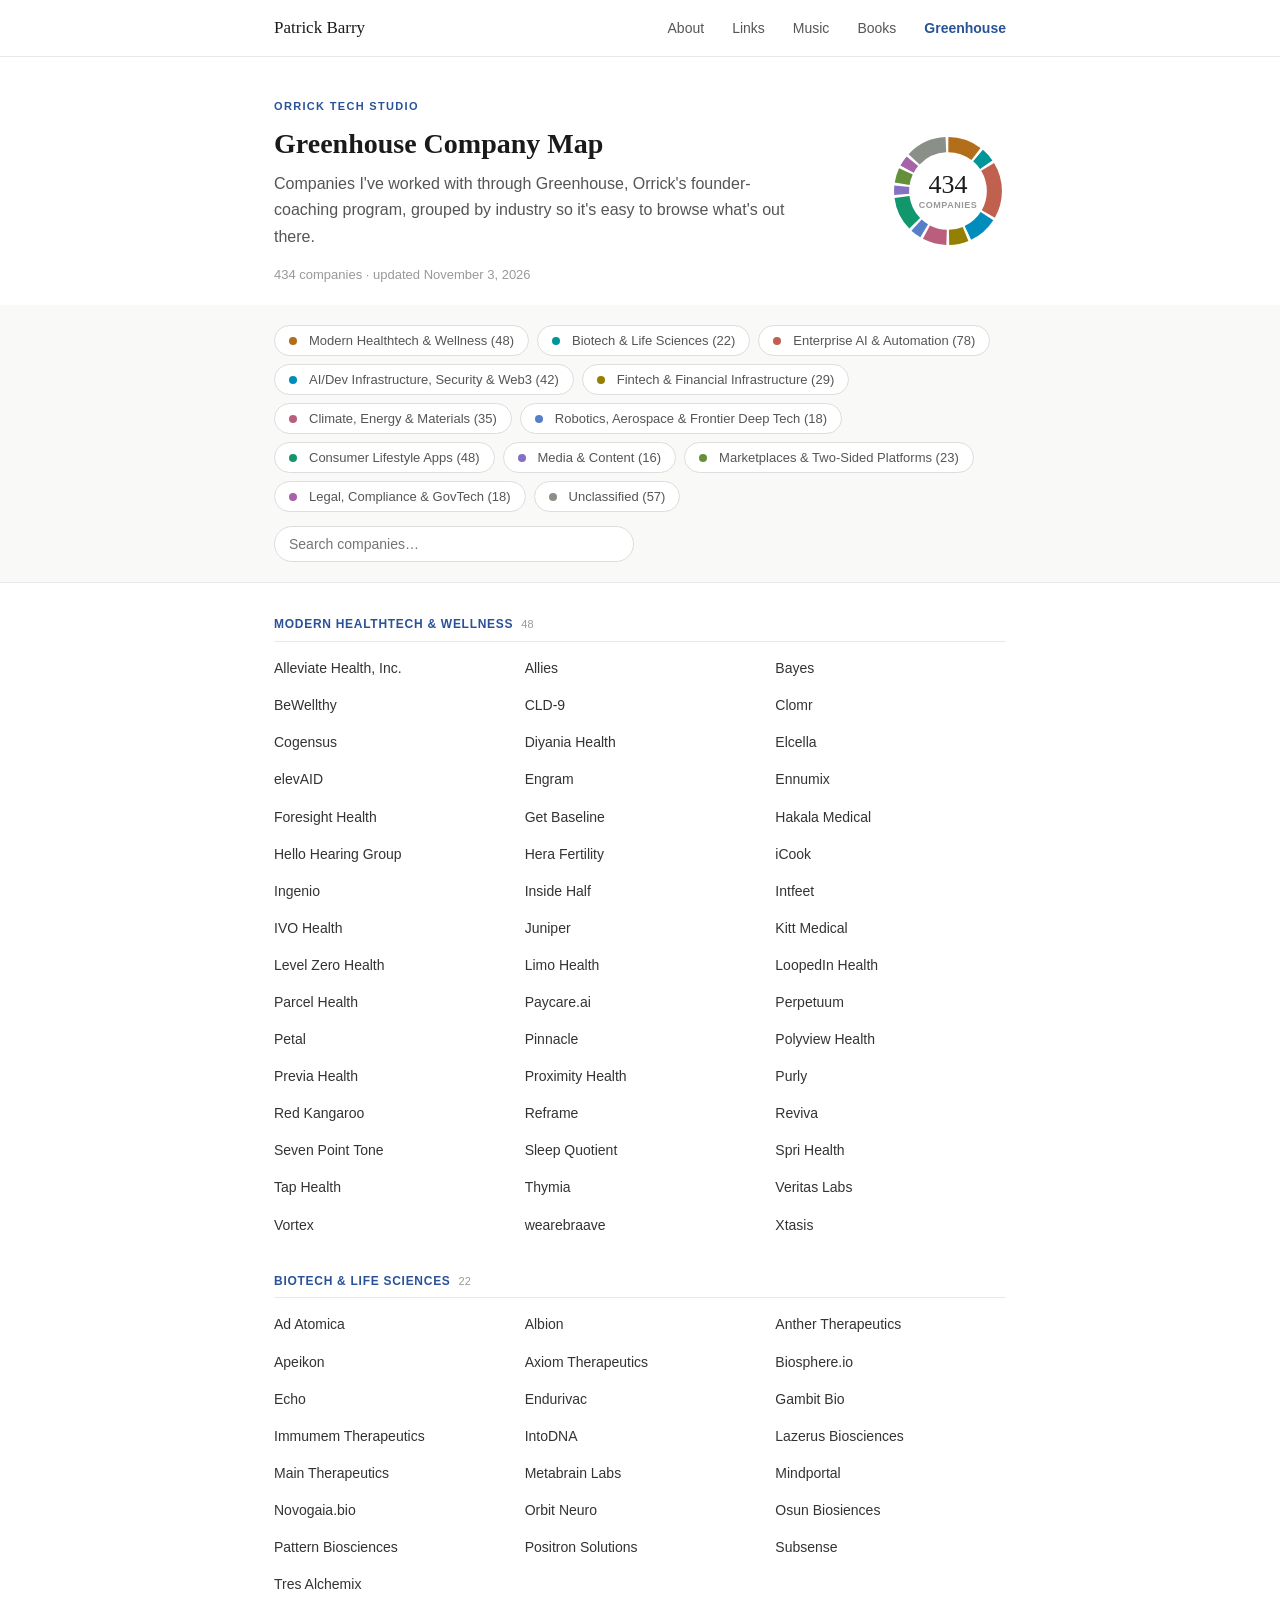
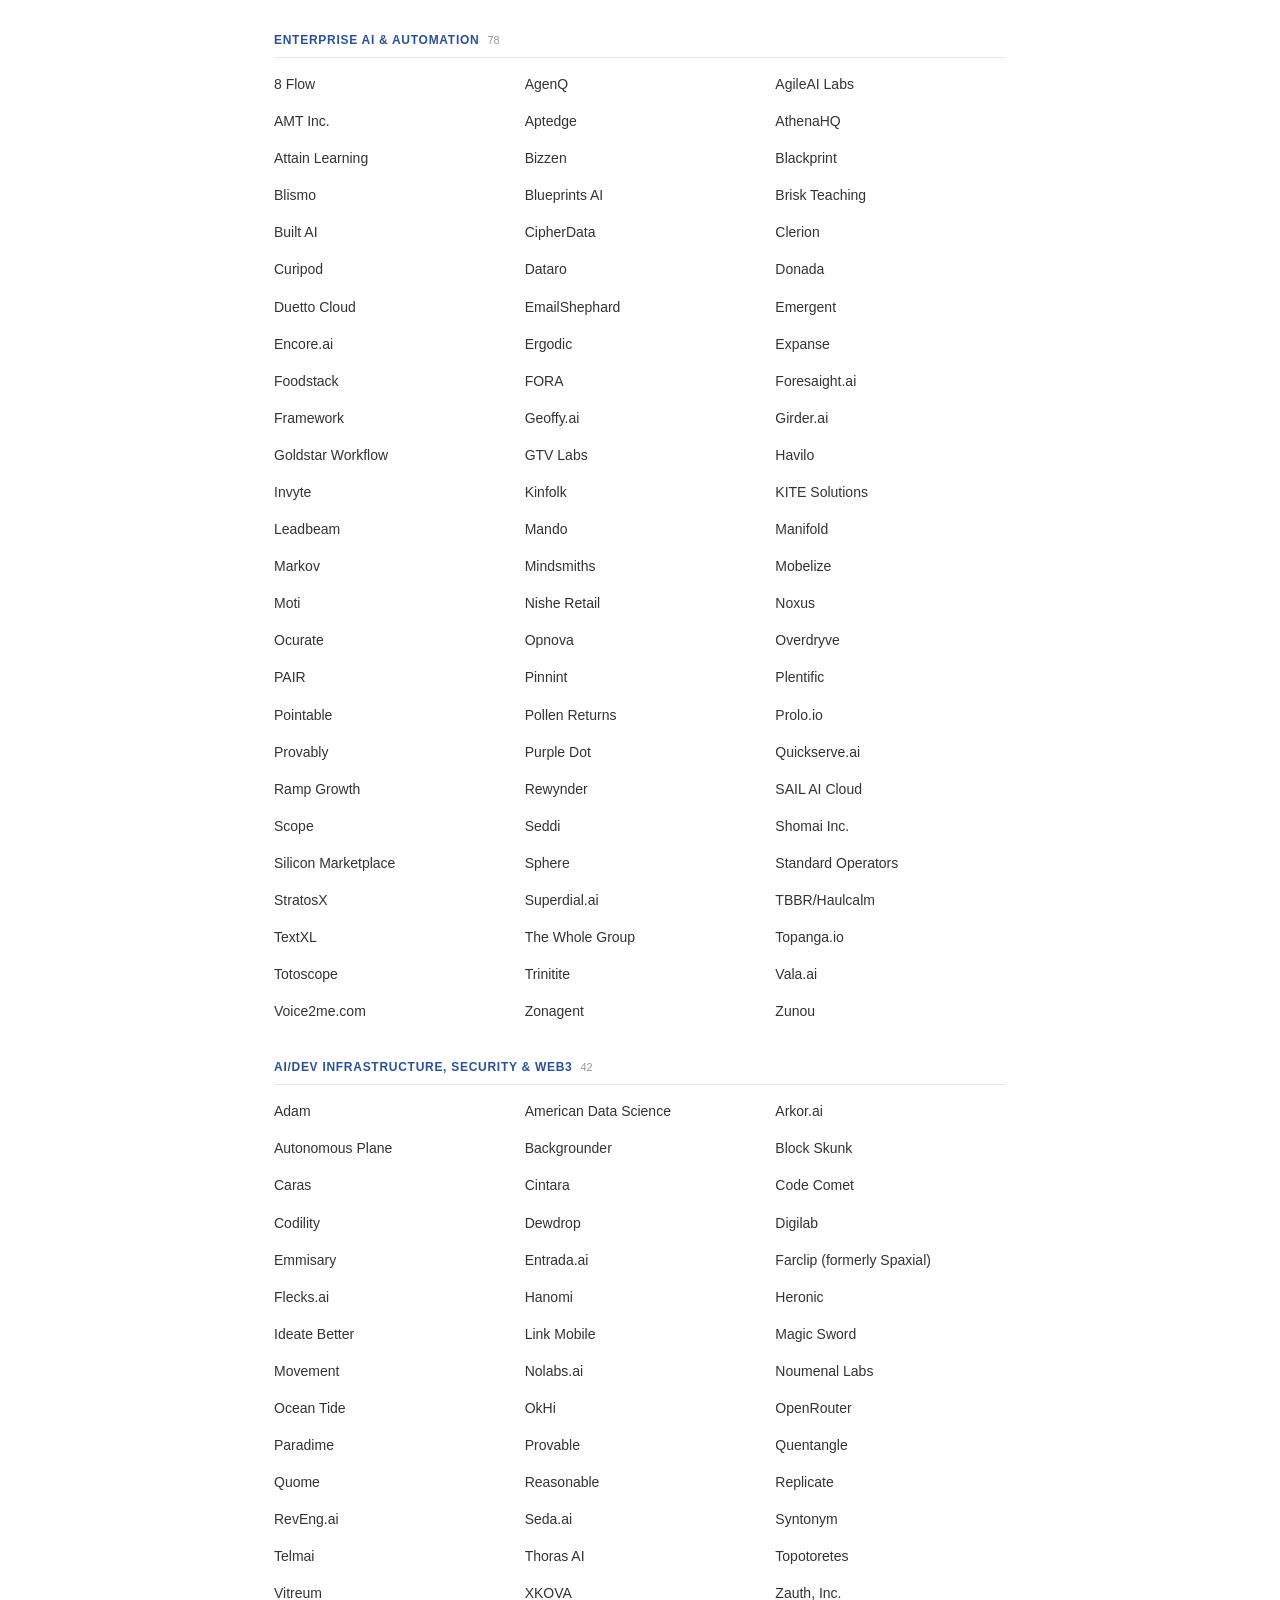
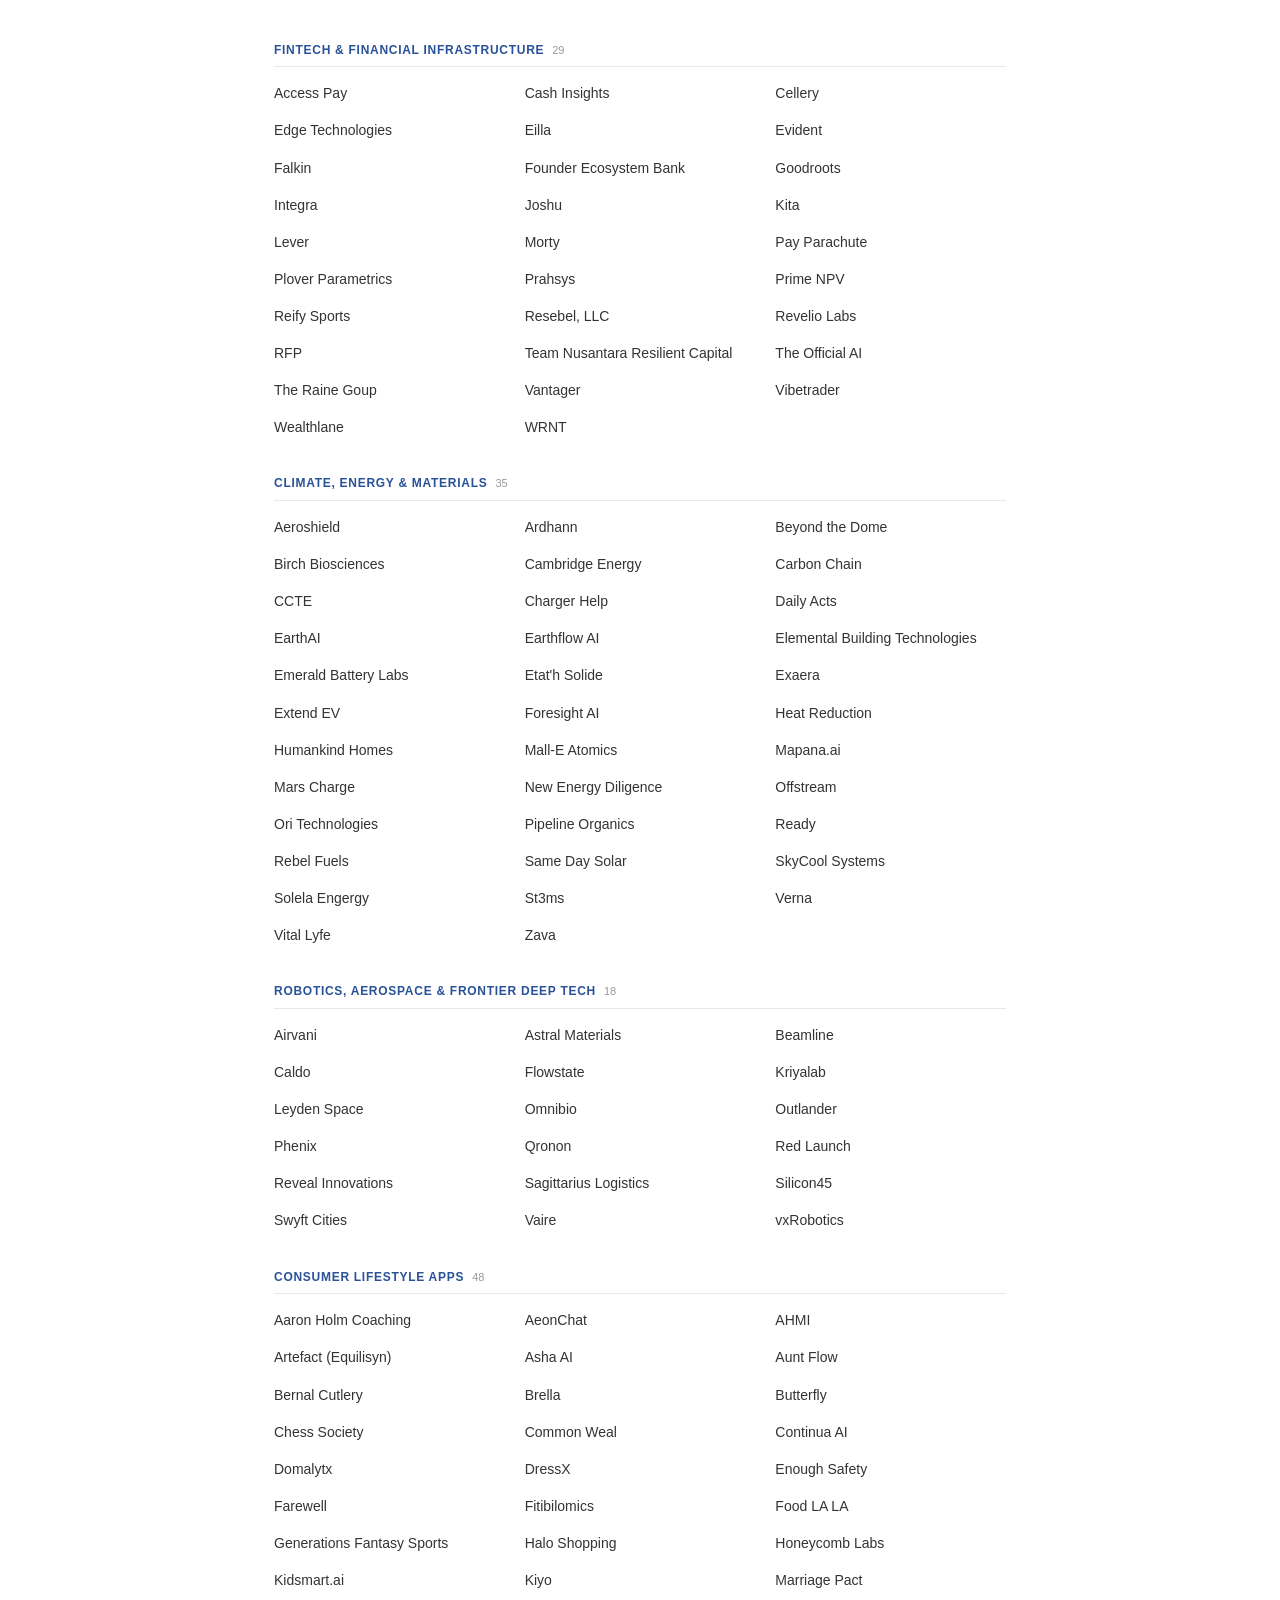
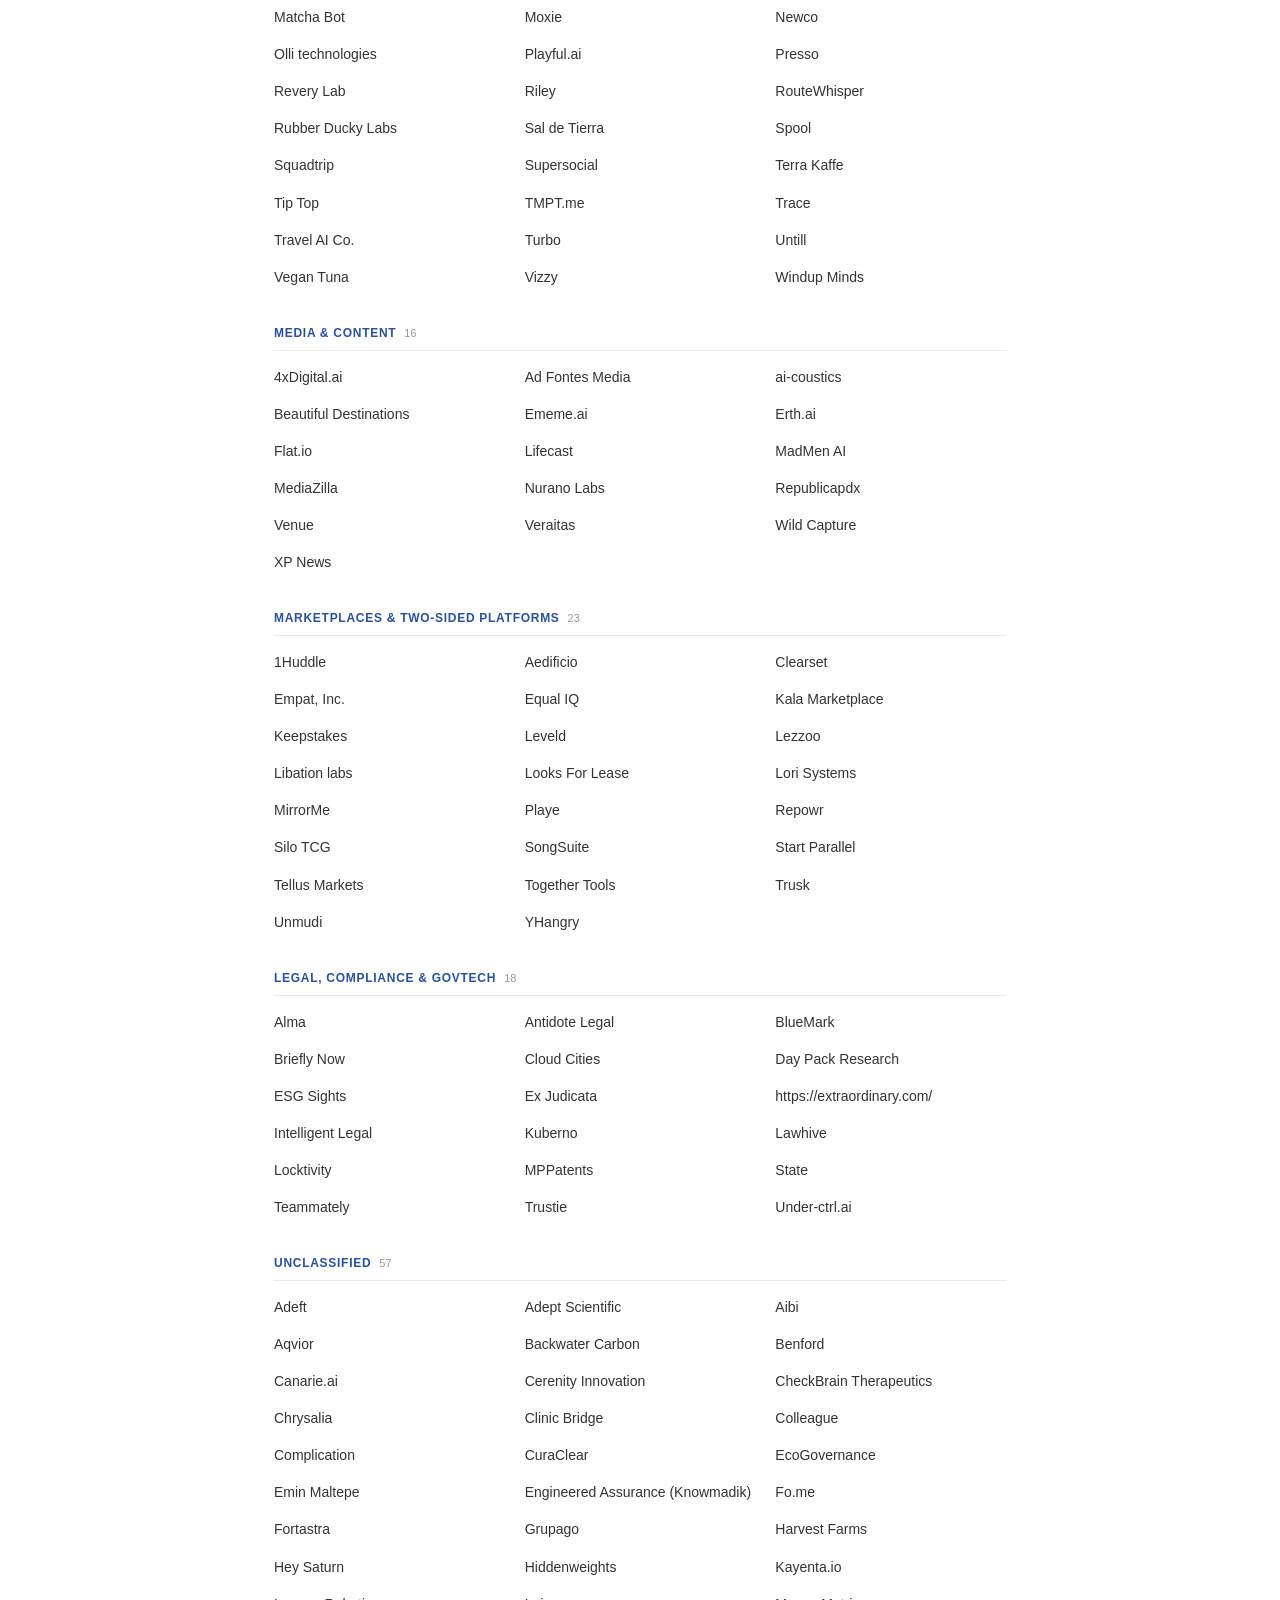
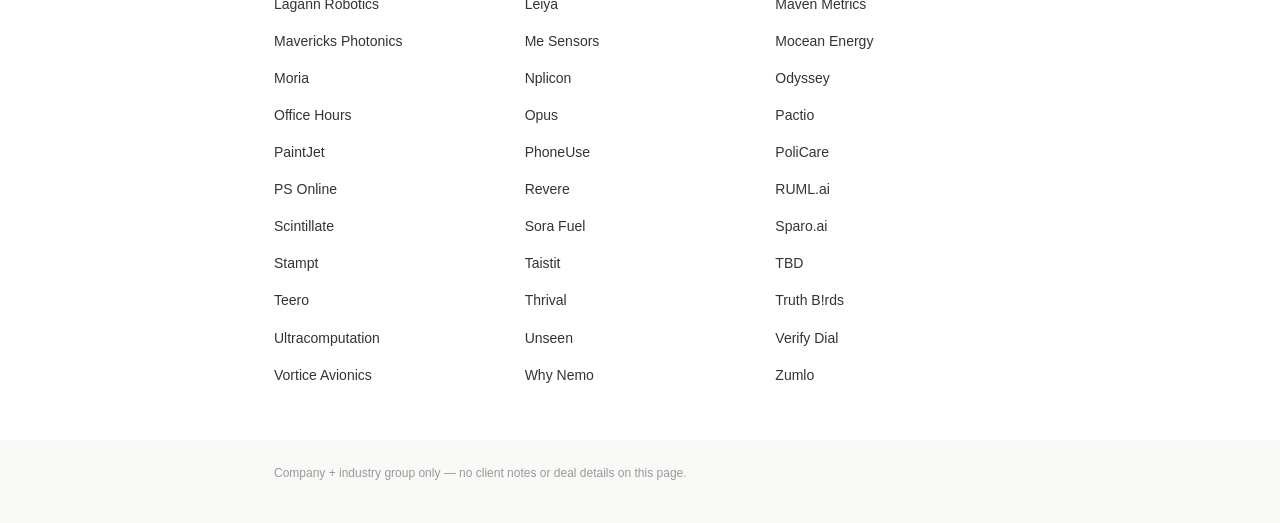
<file: greenhouse.html>
<!DOCTYPE html>
<html lang="en">
<head>
  <meta charset="UTF-8" />
  <meta name="viewport" content="width=device-width, initial-scale=1.0" />
  <meta name="description" content="Companies from Orrick's Greenhouse founder-coaching program, grouped by industry — maintained by Patrick Barry." />
  <title>Greenhouse Company Map — Patrick Barry</title>
  <link rel="icon" type="image/svg+xml" href="favicon.svg" />
  <link rel="stylesheet" href="css/styles.css" />
  <link rel="stylesheet" href="css/greenhouse.css" />
</head>
<body>

  <!-- ─── Navigation ──────────────────────────────────────────────────────── -->
  <nav class="site-nav">
    <div class="nav-inner">
      <a href="index.html#hero" class="nav-name">Patrick Barry</a>
      <ul class="nav-links">
        <li><a href="index.html#about">About</a></li>
        <li><a href="index.html#content-links">Links</a></li>
        <li><a href="index.html#content-music">Music</a></li>
        <li><a href="index.html#content-books">Books</a></li>
        <li><a href="greenhouse.html" class="nav-active">Greenhouse</a></li>
      </ul>
    </div>
  </nav>

  <!-- ─── Header ──────────────────────────────────────────────────────────── -->
  <section id="gh-hero">
    <div class="container gh-hero-inner">
      <div class="gh-hero-text">
        <p class="section-label">Orrick Tech Studio</p>
        <h1 class="section-title gh-title">Greenhouse Company Map</h1>
        <p class="gh-lede">
          Companies I've worked with through Greenhouse, Orrick's founder-coaching program,
          grouped by industry so it's easy to browse what's out there.
        </p>
        <p class="gh-meta">
          <span id="ghCount">—</span> companies &middot; updated <span id="ghUpdated">—</span>
        </p>
      </div>
      <div class="gh-donut-wrap">
        <svg id="ghDonut" viewBox="0 0 100 100" role="img" aria-label="Companies by category"></svg>
        <div class="gh-donut-center">
          <span class="n" id="ghDonutCount">—</span>
          <span class="cap">Companies</span>
        </div>
      </div>
    </div>
    <div class="gh-tip" id="ghTip"></div>
  </section>

  <!-- ─── Filters ─────────────────────────────────────────────────────────── -->
  <section id="gh-filters">
    <div class="container">
      <div class="gh-pills" id="ghPills"></div>
      <input type="text" id="ghSearch" class="gh-search" placeholder="Search companies…" autocomplete="off" />
    </div>
  </section>

  <!-- ─── List ────────────────────────────────────────────────────────────── -->
  <section id="gh-list-section">
    <div class="container">
      <div id="ghList" class="gh-list"></div>
      <p id="ghEmpty" class="gh-empty" hidden>No companies match.</p>
    </div>
  </section>

  <footer class="gh-footer">
    <div class="container">
      <p>Company + industry group only — no client notes or deal details on this page.</p>
    </div>
  </footer>

  <script src="js/greenhouse.js"></script>
</body>
</html>
</file>
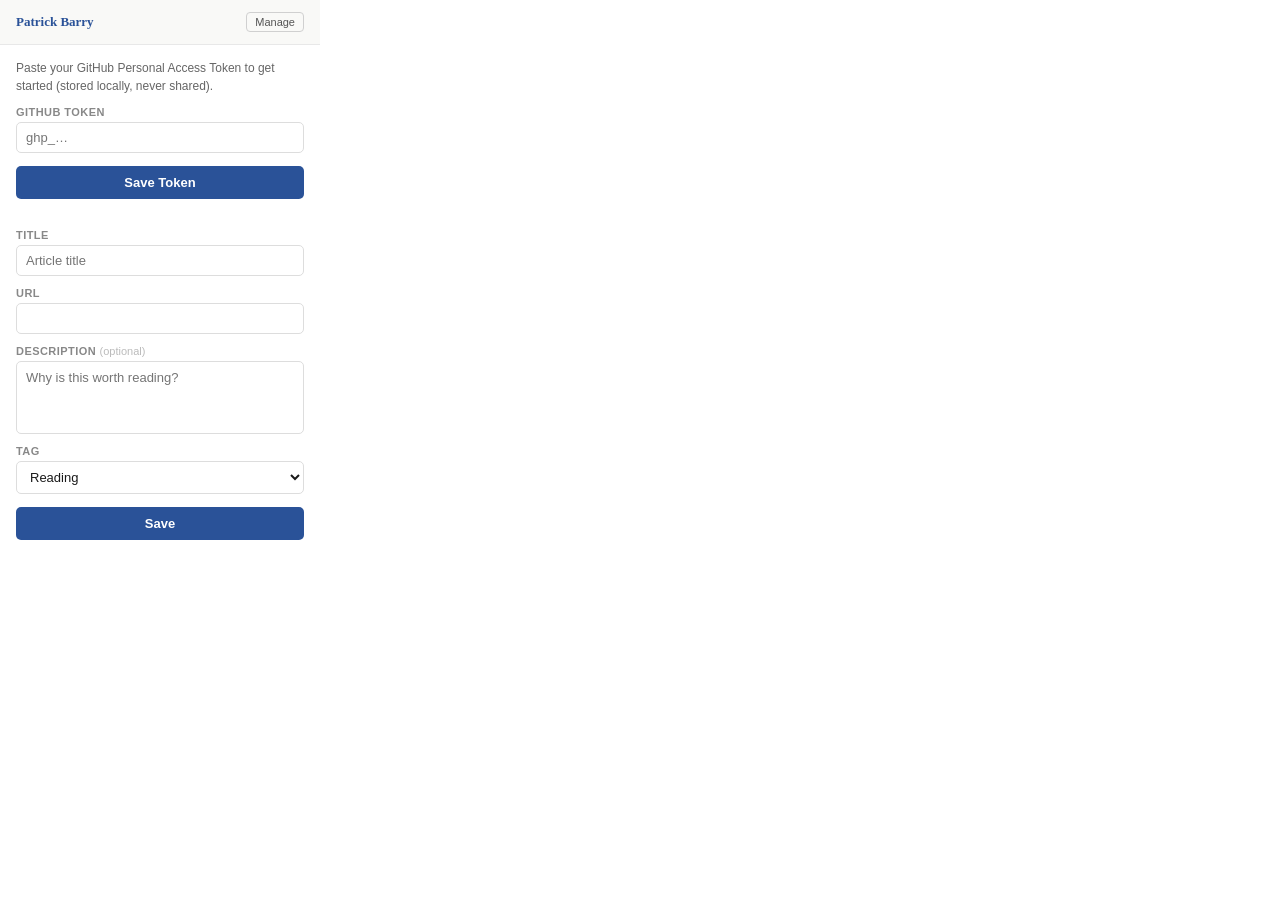
<file: chrome-extension/popup.html>
<!DOCTYPE html>
<html lang="en">
<head>
  <meta charset="UTF-8">
  <meta name="viewport" content="width=device-width, initial-scale=1">
  <title>Save Link</title>
  <link rel="stylesheet" href="popup.css">
</head>
<body>
  <div class="header">
    <span class="logo">Patrick Barry</span>
    <div class="header-actions">
      <button class="header-btn" id="manageBtn" title="Manage saved links">Manage</button>
    </div>
  </div>

  <!-- First-run setup: enter GitHub token once -->
  <div class="setup" id="setup" hidden>
    <p class="setup-text">Paste your GitHub Personal Access Token to get started (stored locally, never shared).</p>
    <div class="field">
      <label for="tokenInput">GitHub Token</label>
      <input type="password" id="tokenInput" placeholder="ghp_…">
    </div>
    <button class="save-btn" id="saveTokenBtn">Save Token</button>
  </div>

  <!-- Save form -->
  <div class="form" id="form" hidden>
    <div class="field">
      <label for="title">Title</label>
      <input type="text" id="title" placeholder="Article title">
    </div>

    <div class="field">
      <label for="url">URL</label>
      <input type="text" id="url" readonly class="url-input">
    </div>

    <div class="field">
      <label for="description">Description <span class="optional">(optional)</span></label>
      <textarea id="description" placeholder="Why is this worth reading?" rows="3"></textarea>
    </div>

    <div class="field">
      <label for="tag">Tag</label>
      <select id="tag">
        <option value="reading">Reading</option>
        <option value="startup">Startup</option>
        <option value="work">Work</option>
        <option value="tools">Tools</option>
        <option value="misc">Misc</option>
      </select>
    </div>

    <button class="save-btn" id="saveBtn">Save</button>
  </div>

  <!-- Manage view -->
  <div class="manage" id="manage" hidden>
    <div class="manage-list" id="manageList">
      <p class="manage-loading">Loading…</p>
    </div>
  </div>

  <!-- Success state -->
  <div class="success" id="success" hidden>
    <div class="success-icon">✓</div>
    <div class="success-text">Saved!</div>
    <div class="success-sub">Your site will update in ~30 seconds.</div>
  </div>

  <!-- Error (shared) -->
  <div class="error" id="error" hidden></div>

  <script src="popup.js"></script>
</body>
</html>
</file>
<file: css/styles.css>
/* ─── Reset & Base ─────────────────────────────────────────────────────────── */

*, *::before, *::after {
  box-sizing: border-box;
  margin: 0;
  padding: 0;
}

html {
  scroll-behavior: smooth;
}

body {
  font-family: -apple-system, BlinkMacSystemFont, 'Segoe UI', Helvetica, Arial, sans-serif;
  font-size: 16px;
  line-height: 1.65;
  color: #555;
  background: #ffffff;
  -webkit-font-smoothing: antialiased;
}

a {
  color: #2a5298;
  text-decoration: none;
}

a:hover {
  text-decoration: underline;
}

img {
  display: block;
  max-width: 100%;
}

/* ─── Typography ────────────────────────────────────────────────────────────── */

h1, h2, h3 {
  font-family: Georgia, 'Times New Roman', serif;
  color: #1a1a1a;
  line-height: 1.2;
}

/* ─── Layout Helpers ────────────────────────────────────────────────────────── */

.container {
  max-width: 780px;
  margin: 0 auto;
  padding: 0 24px;
}

section {
  padding: 32px 0;
}

section:nth-child(even) {
  background: #f9f9f7;
}

.section-label {
  font-size: 11px;
  font-weight: 600;
  letter-spacing: 0.12em;
  text-transform: uppercase;
  color: #2a5298;
  margin-bottom: 12px;
}

.section-title {
  font-size: 28px;
  font-family: Georgia, 'Times New Roman', serif;
  color: #1a1a1a;
  margin-bottom: 24px;
}

/* ─── Navigation ────────────────────────────────────────────────────────────── */

.site-nav {
  position: sticky;
  top: 0;
  z-index: 100;
  background: rgba(255, 255, 255, 0.95);
  backdrop-filter: blur(8px);
  -webkit-backdrop-filter: blur(8px);
  border-bottom: 1px solid #e8e8e8;
}

.nav-inner {
  max-width: 780px;
  margin: 0 auto;
  padding: 0 24px;
  height: 56px;
  display: flex;
  align-items: center;
  justify-content: space-between;
}

.nav-name {
  font-family: Georgia, 'Times New Roman', serif;
  font-size: 17px;
  color: #1a1a1a;
  font-weight: normal;
  text-decoration: none;
}

.nav-name:hover {
  text-decoration: none;
  color: #2a5298;
}

.nav-links {
  display: flex;
  gap: 28px;
  list-style: none;
}

.nav-links a {
  font-size: 14px;
  color: #555;
  text-decoration: none;
  transition: color 0.15s;
}

.nav-links a:hover {
  color: #2a5298;
  text-decoration: none;
}

/* ─── Hero ──────────────────────────────────────────────────────────────────── */

#hero {
  background: #ffffff;
  padding: 40px 0 28px;
}

.hero-inner {
  max-width: 780px;
  margin: 0 auto;
  padding: 0 24px;
  display: flex;
  align-items: center;
  gap: 48px;
}

.hero-photo {
  width: 140px;
  height: 140px;
  border-radius: 50%;
  object-fit: cover;
  object-position: top center;
  flex-shrink: 0;
  border: 3px solid #e8e8e8;
}

.hero-text h1 {
  font-size: 42px;
  font-family: Georgia, 'Times New Roman', serif;
  color: #1a1a1a;
  margin-bottom: 8px;
  font-weight: normal;
}

.hero-tagline {
  font-size: 18px;
  color: #2a5298;
  font-style: italic;
  margin-bottom: 12px;
  font-family: Georgia, 'Times New Roman', serif;
}

.hero-role {
  font-size: 15px;
  color: #777;
  margin-bottom: 20px;
}

.hero-links {
  display: flex;
  gap: 16px;
  flex-wrap: wrap;
}

.btn {
  display: inline-flex;
  align-items: center;
  gap: 6px;
  padding: 8px 18px;
  border-radius: 6px;
  font-size: 14px;
  font-weight: 500;
  text-decoration: none;
  transition: all 0.15s;
  cursor: pointer;
  border: none;
}

.btn-primary {
  background: #2a5298;
  color: #ffffff;
}

.btn-primary:hover {
  background: #1e3d72;
  text-decoration: none;
  color: #ffffff;
}

.btn-outline {
  background: transparent;
  color: #2a5298;
  border: 1px solid #2a5298;
}

.btn-outline:hover {
  background: #2a5298;
  color: #ffffff;
  text-decoration: none;
}

.btn-qr {
  background: transparent;
  color: #2a5298;
  border: 1px dashed #2a5298;
  font-family: inherit;
}

.btn-qr:hover {
  background: #2a5298;
  color: #ffffff;
  border-style: solid;
}

/* ─── QR Modal ───────────────────────────────────────────────────────────────── */

.qr-overlay {
  position: fixed;
  inset: 0;
  background: rgba(0, 0, 0, 0.55);
  display: flex;
  align-items: center;
  justify-content: center;
  z-index: 1000;
}

.qr-overlay[hidden] { display: none; }

.qr-modal {
  background: #fff;
  border-radius: 12px;
  padding: 28px 32px 24px;
  display: flex;
  flex-direction: column;
  align-items: center;
  gap: 14px;
  position: relative;
  box-shadow: 0 16px 48px rgba(0,0,0,0.22);
}

.qr-close {
  position: absolute;
  top: 10px;
  right: 14px;
  background: none;
  border: none;
  font-size: 16px;
  color: #aaa;
  cursor: pointer;
  line-height: 1;
  padding: 4px;
}

.qr-close:hover { color: #333; }

.qr-label {
  font-size: 13px;
  color: #888;
  letter-spacing: 0.02em;
}

/* ─── About ─────────────────────────────────────────────────────────────────── */

#about p {
  font-size: 16px;
  line-height: 1.8;
  color: #555;
  margin-bottom: 18px;
  max-width: 680px;
}

#about p:last-child {
  margin-bottom: 0;
}

/* ─── Current Work ──────────────────────────────────────────────────────────── */

.work-card {
  background: #ffffff;
  border: 1px solid #e8e8e8;
  border-radius: 10px;
  padding: 32px;
  max-width: 620px;
}

.work-card-title {
  font-family: Georgia, 'Times New Roman', serif;
  font-size: 22px;
  color: #1a1a1a;
  margin-bottom: 6px;
}

.work-card-subtitle {
  font-size: 14px;
  color: #2a5298;
  margin-bottom: 16px;
  font-weight: 500;
}

.work-card-body {
  font-size: 15px;
  line-height: 1.75;
  color: #555;
  margin-bottom: 20px;
}

.work-stats {
  display: flex;
  gap: 32px;
  margin-bottom: 24px;
  flex-wrap: wrap;
}

.stat {
  text-align: left;
}

.stat-number {
  font-family: Georgia, 'Times New Roman', serif;
  font-size: 24px;
  color: #1a1a1a;
  line-height: 1;
  margin-bottom: 2px;
}

.stat-label {
  font-size: 12px;
  color: #999;
  text-transform: uppercase;
  letter-spacing: 0.05em;
}

/* ─── Career Timeline ───────────────────────────────────────────────────────── */

.timeline {
  position: relative;
  max-width: 620px;
}

.timeline::before {
  content: '';
  position: absolute;
  left: 7px;
  top: 8px;
  bottom: 8px;
  width: 1px;
  background: #e8e8e8;
}

.timeline-item {
  display: flex;
  gap: 24px;
  margin-bottom: 32px;
  position: relative;
}

.timeline-item:last-child {
  margin-bottom: 0;
}

.timeline-dot {
  width: 15px;
  height: 15px;
  border-radius: 50%;
  background: #ffffff;
  border: 2px solid #2a5298;
  flex-shrink: 0;
  margin-top: 3px;
  position: relative;
  z-index: 1;
}

.timeline-dot.current {
  background: #2a5298;
}

.timeline-content {
  padding-top: 0;
}

.timeline-item {
  cursor: pointer;
}

.timeline-header {
  display: flex;
  align-items: baseline;
  gap: 6px;
  margin-bottom: 2px;
}

.timeline-role {
  font-size: 15px;
  font-weight: 600;
  color: #1a1a1a;
}

.timeline-arrow {
  font-size: 10px;
  color: #bbb;
  transition: transform 0.2s ease;
  display: inline-block;
  flex-shrink: 0;
}

.timeline-item.open .timeline-arrow {
  transform: rotate(90deg);
  color: #2a5298;
}

.timeline-company {
  font-size: 14px;
  color: #2a5298;
  margin-bottom: 3px;
}

.timeline-period {
  font-size: 13px;
  color: #aaa;
  margin-bottom: 0;
}

.timeline-detail {
  display: none;
  margin-top: 8px;
}

.timeline-item.open .timeline-detail {
  display: block;
}

.timeline-note {
  font-size: 14px;
  color: #777;
  line-height: 1.6;
}

/* Education section divider */
.timeline-divider {
  font-size: 11px;
  font-weight: 600;
  letter-spacing: 0.08em;
  text-transform: uppercase;
  color: #bbb;
  margin: 8px 0 24px 39px;
}

/* Education dots — lighter style */
.timeline-dot-edu {
  background: #ffffff;
  border-color: #bbb;
}

/* Collapsed state — hide career items 4+ and all education */
.timeline-collapsed .timeline-item:nth-child(n+4) {
  display: none;
}

.timeline-collapsed .timeline-divider {
  display: none;
}

.timeline-toggle {
  background: none;
  border: none;
  padding: 12px 0 0;
  font-size: 13px;
  color: #2a5298;
  cursor: pointer;
  font-family: -apple-system, BlinkMacSystemFont, 'Segoe UI', Helvetica, Arial, sans-serif;
  font-weight: 500;
}

.timeline-toggle:hover {
  text-decoration: underline;
}

/* ─── Content section (editorial grid) ────────────────────────────────────── */

/* Mobile section-jump pills */
.section-jump {
  display: none;
  gap: 8px;
  margin-bottom: 28px;
  overflow-x: auto;
  -webkit-overflow-scrolling: touch;
  padding-bottom: 2px;
  scroll-snap-type: x mandatory;
}
.section-jump::-webkit-scrollbar { display: none; }

.jump-pill {
  display: inline-flex;
  align-items: center;
  gap: 5px;
  padding: 7px 14px;
  border-radius: 20px;
  border: 1px solid #ddd;
  background: #fff;
  font-size: 13px;
  font-weight: 500;
  color: #555;
  white-space: nowrap;
  text-decoration: none;
  flex-shrink: 0;
  transition: border-color .15s, color .15s;
  scroll-snap-align: start;
}
.jump-pill:hover { border-color: #2a5298; color: #2a5298; text-decoration: none; }

@media (max-width: 720px) {
  .section-jump { display: flex; }
}

/* Link hero */
.link-hero {
  padding: 28px 0 24px;
  border-bottom: 2px solid #1a1a1a;
  margin-bottom: 36px;
}
.link-hero-kicker {
  font-size: 11px;
  font-weight: 600;
  letter-spacing: .08em;
  text-transform: uppercase;
  color: #2a5298;
  margin-bottom: 8px;
}
.link-hero-title {
  font-family: Georgia, 'Times New Roman', serif;
  font-size: 26px;
  line-height: 1.25;
  margin-bottom: 10px;
  max-width: 680px;
}
.link-hero-title a {
  color: #1a1a1a;
}
.link-hero-title a:hover {
  color: #2a5298;
  text-decoration: none;
}
.link-hero-desc {
  font-size: 15px;
  color: #666;
  line-height: 1.6;
  max-width: 560px;
  margin-bottom: 8px;
  font-style: italic;
}
.link-hero-meta {
  font-size: 12px;
  color: #bbb;
}

/* Three-column content grid */
.content-grid {
  display: grid;
  grid-template-columns: 5fr 3fr 3fr;
  gap: 0 48px;
}

.content-col-side {
  border-left: 1px solid #e8e8e8;
  padding-left: 48px;
}

.section-title-sm {
  font-family: Georgia, 'Times New Roman', serif;
  font-size: 18px;
  color: #1a1a1a;
  margin-bottom: 20px;
}

@media (max-width: 720px) {
  .content-grid {
    grid-template-columns: 1fr;
    gap: 40px 0;
  }
  .content-col-side {
    border-left: none;
    padding-left: 0;
    border-top: 1px solid #e8e8e8;
    padding-top: 32px;
  }
  .link-hero-title { font-size: 20px; }
}

/* Album art grid */
.album-art-grid {
  display: grid;
  grid-template-columns: repeat(2, 1fr);
  gap: 5px;
  margin-bottom: 12px;
}
.album-art-cell {
  position: relative;
  aspect-ratio: 1;
  overflow: hidden;
  border-radius: 3px;
  display: block;
}
.album-art-cell img {
  width: 100%;
  height: 100%;
  object-fit: cover;
  display: block;
}
.album-art-placeholder {
  width: 100%;
  height: 100%;
  background: #eee;
  display: flex;
  align-items: center;
  justify-content: center;
  font-size: 20px;
  color: #aaa;
}
/* Marks a tile that stands for several tracks off one album */
.album-art-count {
  position: absolute;
  top: 4px;
  right: 4px;
  min-width: 15px;
  height: 15px;
  padding: 0 4px;
  border-radius: 8px;
  background: rgba(0,0,0,.6);
  color: #fff;
  font-size: 9px;
  font-weight: 600;
  line-height: 15px;
  text-align: center;
  letter-spacing: .02em;
}
.album-art-cell:hover .album-art-count { opacity: 0; }

.album-art-hover {
  position: absolute;
  inset: 0;
  background: rgba(0,0,0,.72);
  opacity: 0;
  transition: opacity .15s;
  display: flex;
  flex-direction: column;
  justify-content: flex-end;
  padding: 8px;
}
.album-art-cell:hover .album-art-hover { opacity: 1; }
.album-art-track {
  font-size: 11px;
  font-weight: 600;
  color: #fff;
  line-height: 1.3;
  display: block;
}
.album-art-artist {
  font-size: 10px;
  color: #ccc;
  display: block;
}

/* Music range switcher */
.music-range-switcher {
  display: flex;
  align-items: center;
  gap: 6px;
  flex-wrap: wrap;
  margin-top: 4px;
}
.music-range-btn {
  background: none;
  border: none;
  font-size: 12px;
  color: #aaa;
  cursor: pointer;
  padding: 0;
  font-family: inherit;
  transition: color .15s;
}
.music-range-btn:hover { color: #2a5298; }
.music-range-btn.active { color: #1a1a1a; font-weight: 600; }
.music-range-sep { font-size: 11px; color: #ddd; }

/* Books library CTA */
.bookish-link {
  display: inline-block;
  margin-top: 16px;
  font-size: 13px;
  color: #2a5298;
  border: 1px solid #2a5298;
  border-radius: 5px;
  padding: 8px 14px;
  transition: background .15s, color .15s;
}
.bookish-link:hover {
  background: #2a5298;
  color: #fff;
  text-decoration: none;
}

/* ─── Links ─────────────────────────────────────────────────────────────────── */

.links-collapsed .link-item:nth-child(n+6) {
  display: none;
}

.links-toggle {
  background: none;
  border: none;
  padding: 12px 0 0;
  font-size: 13px;
  color: #2a5298;
  cursor: pointer;
  font-family: -apple-system, BlinkMacSystemFont, 'Segoe UI', Helvetica, Arial, sans-serif;
  font-weight: 500;
}

.links-toggle:hover {
  text-decoration: underline;
}

.links-list {
  display: flex;
  flex-direction: column;
  gap: 0;
  max-width: 620px;
}

.link-item {
  display: flex;
  align-items: flex-start;
  gap: 16px;
  padding: 20px 0;
  border-bottom: 1px solid #e8e8e8;
}

.links-list .link-item:first-child {
  border-top: 1px solid #e8e8e8;
}

.link-body {
  flex: 1;
  min-width: 0;
}

.link-title {
  font-size: 15px;
  font-weight: 600;
  color: #2a5298;
  text-decoration: none;
  display: block;
  margin-bottom: 3px;
}

.link-title:hover {
  text-decoration: underline;
}

.link-description {
  font-size: 14px;
  color: #777;
  line-height: 1.5;
}

.link-meta {
  display: flex;
  align-items: center;
  gap: 10px;
  flex-shrink: 0;
  padding-top: 2px;
}

.link-date {
  font-size: 12px;
  color: #bbb;
  white-space: nowrap;
}

.link-tag {
  font-size: 11px;
  font-weight: 600;
  letter-spacing: 0.06em;
  text-transform: uppercase;
  padding: 2px 8px;
  border-radius: 20px;
  background: #eef1f8;
  color: #2a5298;
  white-space: nowrap;
}

.links-empty {
  font-size: 15px;
  color: #aaa;
  font-style: italic;
  padding: 16px 0;
}

/* ─── Books ─────────────────────────────────────────────────────────────────── */

.books-grid {
  display: grid;
  grid-template-columns: repeat(auto-fill, minmax(110px, 1fr));
  gap: 20px;
  margin-bottom: 24px;
}

.book-item {
  display: flex;
  flex-direction: column;
  gap: 8px;
  text-decoration: none;
  color: inherit;
}

.book-cover-wrap {
  width: 100%;
  aspect-ratio: 2 / 3;
  border-radius: 4px;
  overflow: hidden;
  background: #f0ebe3;
  box-shadow: 2px 3px 10px rgba(0,0,0,0.15);
  flex-shrink: 0;
}

.book-cover-wrap img {
  width: 100%;
  height: 100%;
  object-fit: cover;
  display: block;
}

.book-cover-placeholder {
  width: 100%;
  height: 100%;
  display: flex;
  align-items: center;
  justify-content: center;
  font-size: 28px;
  color: #c8b89a;
  background: #f5efe6;
}

.book-info {
  flex: 1;
}

.book-title {
  font-size: 11px;
  font-weight: 600;
  color: #1a1a1a;
  line-height: 1.35;
  margin-bottom: 2px;
}

.book-author {
  font-size: 10px;
  color: #999;
  line-height: 1.3;
}

.book-genre {
  font-size: 9px;
  text-transform: uppercase;
  letter-spacing: 0.05em;
  color: #2a5298;
  font-weight: 600;
  margin-top: 2px;
}

.books-library-link {
  display: inline-block;
  font-size: 13px;
  color: #2a5298;
  text-decoration: none;
  font-weight: 500;
}

.books-library-link:hover {
  text-decoration: underline;
}

/* ─── Footer ────────────────────────────────────────────────────────────────── */

.site-footer {
  background: #1a1a1a;
  color: #888;
  padding: 32px 0;
}

.footer-inner {
  max-width: 780px;
  margin: 0 auto;
  padding: 0 24px;
  display: flex;
  align-items: center;
  justify-content: space-between;
  flex-wrap: wrap;
  gap: 12px;
}

.footer-links {
  display: flex;
  gap: 20px;
}

.footer-links a {
  color: #888;
  font-size: 14px;
  text-decoration: none;
  transition: color 0.15s;
}

.footer-links a:hover {
  color: #cccccc;
  text-decoration: none;
}

.footer-copy {
  font-size: 13px;
  color: #666;
}

/* ─── Listening / Spotify ──────────────────────────────────────────────────── */

/* Time-range tabs */
.spotify-tabs {
  display: flex;
  gap: 0;
  margin-bottom: 28px;
  border-bottom: 1px solid #e8e8e8;
  max-width: 560px;
}

.spotify-tab {
  background: none;
  border: none;
  border-bottom: 2px solid transparent;
  padding: 8px 18px 10px;
  font-size: 13px;
  font-weight: 500;
  color: #aaa;
  cursor: pointer;
  margin-bottom: -1px;
  transition: color 0.15s, border-color 0.15s;
  font-family: -apple-system, BlinkMacSystemFont, 'Segoe UI', Helvetica, Arial, sans-serif;
}

.spotify-tab:hover {
  color: #555;
}

.spotify-tab.active {
  color: #2a5298;
  border-bottom-color: #2a5298;
}

.spotify-loading,
.spotify-pending {
  font-size: 14px;
  color: #aaa;
  font-style: italic;
  padding: 8px 0;
}

/* Tracks list */
.spotify-tracks {
  max-width: 560px;
  margin-bottom: 36px;
}

.spotify-track {
  display: flex;
  align-items: center;
  gap: 14px;
  padding: 10px 0;
  border-bottom: 1px solid #f0f0f0;
  text-decoration: none;
}

.spotify-tracks .spotify-track:first-child {
  border-top: 1px solid #f0f0f0;
}

.spotify-track:hover {
  opacity: 0.8;
  text-decoration: none;
}

.track-num {
  font-size: 12px;
  color: #ccc;
  width: 16px;
  text-align: right;
  flex-shrink: 0;
}

.track-art {
  width: 44px;
  height: 44px;
  border-radius: 4px;
  object-fit: cover;
  flex-shrink: 0;
  background: #f0f0f0;
}

.track-info {
  flex: 1;
  min-width: 0;
}

.track-name {
  display: block;
  font-size: 14px;
  font-weight: 600;
  color: #1a1a1a;
  white-space: nowrap;
  overflow: hidden;
  text-overflow: ellipsis;
}

.track-artist {
  display: block;
  font-size: 13px;
  color: #999;
  white-space: nowrap;
  overflow: hidden;
  text-overflow: ellipsis;
}

/* Artists grid */
.spotify-artists-label {
  font-size: 11px;
  font-weight: 600;
  letter-spacing: 0.1em;
  text-transform: uppercase;
  color: #bbb;
  margin-bottom: 16px;
}

.spotify-artists {
  display: flex;
  flex-wrap: wrap;
  gap: 20px;
  max-width: 560px;
  margin-bottom: 20px;
}

.spotify-artist {
  display: flex;
  flex-direction: column;
  align-items: center;
  gap: 8px;
  text-decoration: none;
  width: 72px;
}

.spotify-artist:hover {
  opacity: 0.8;
  text-decoration: none;
}

.artist-photo {
  width: 60px;
  height: 60px;
  border-radius: 50%;
  object-fit: cover;
  background: #f0f0f0;
}

.artist-name {
  font-size: 12px;
  color: #555;
  text-align: center;
  line-height: 1.3;
  word-break: break-word;
}

/* Footer row */
.spotify-footer {
  display: flex;
  align-items: center;
  gap: 10px;
  margin-top: 8px;
}

.spotify-updated {
  font-size: 12px;
  color: #bbb;
}

.spotify-logo {
  display: inline-flex;
  align-items: center;
  gap: 5px;
  font-size: 12px;
  color: #1DB954;
  text-decoration: none;
  font-weight: 500;
}

.spotify-logo:hover {
  text-decoration: none;
  opacity: 0.8;
}

/* ─── Responsive ────────────────────────────────────────────────────────────── */

@media (max-width: 600px) {
  .hero-inner {
    flex-direction: column;
    align-items: flex-start;
    gap: 24px;
  }

  .hero-photo {
    width: 100px;
    height: 100px;
  }

  .hero-text h1 {
    font-size: 32px;
  }

  .nav-links {
    gap: 16px;
  }

  .nav-links a {
    font-size: 13px;
  }

  .work-stats {
    gap: 20px;
  }

  .books-card {
    flex-direction: column;
    gap: 12px;
  }

  .link-meta {
    flex-direction: column;
    align-items: flex-end;
    gap: 4px;
  }

  .footer-inner {
    flex-direction: column;
    align-items: flex-start;
  }
}
</file>
<file: css/greenhouse.css>
/* ─── Greenhouse Company Map — page-specific styles ─────────────────────────
   Extends css/styles.css; reuses its tokens (Georgia headings, #2a5298
   accent, #555 body text, .jump-pill, .container, .section-label). */

.nav-links a.nav-active {
  color: #2a5298;
  font-weight: 600;
}

#gh-hero {
  background: #ffffff;
  padding: 40px 0 20px;
  position: relative;
}

.gh-hero-inner {
  display: flex;
  align-items: center;
  justify-content: space-between;
  gap: 32px;
  flex-wrap: wrap;
}

.gh-hero-text {
  flex: 1;
  min-width: 260px;
}

.gh-title {
  margin-bottom: 10px;
}

/* ─── Donut chart ─────────────────────────────────────────────────────────── */

.gh-donut-wrap {
  position: relative;
  width: 116px;
  height: 116px;
  flex: none;
}

.gh-donut-wrap svg {
  width: 100%;
  height: 100%;
  display: block;
  overflow: visible;
}

.gh-donut-wrap circle {
  cursor: pointer;
  transition: opacity 0.12s ease;
}

.gh-donut-wrap circle:hover,
.gh-donut-wrap circle.hover {
  opacity: 0.72;
}

.gh-donut-center {
  position: absolute;
  inset: 0;
  display: flex;
  flex-direction: column;
  align-items: center;
  justify-content: center;
  pointer-events: none;
  line-height: 1.1;
}

.gh-donut-center .n {
  font-family: Georgia, 'Times New Roman', serif;
  font-size: 26px;
  color: #1a1a1a;
}

.gh-donut-center .cap {
  font-size: 9px;
  font-weight: 600;
  letter-spacing: 0.06em;
  text-transform: uppercase;
  color: #999;
  margin-top: 1px;
}

.gh-tip {
  position: fixed;
  z-index: 200;
  background: #1a1a1a;
  color: #fff;
  font-size: 12.5px;
  padding: 6px 10px;
  border-radius: 4px;
  pointer-events: none;
  opacity: 0;
  transform: translate(-50%, -100%);
  white-space: nowrap;
  transition: opacity 0.1s ease;
}

.gh-tip.show {
  opacity: 1;
}

.gh-tip b {
  font-variant-numeric: tabular-nums;
}

/* Color dots on the filter pills, matching the donut's palette */
.jump-pill .dot {
  display: inline-block;
  width: 8px;
  height: 8px;
  border-radius: 50%;
  margin-right: 7px;
  vertical-align: -1px;
}

@media (max-width: 640px) {
  .gh-hero-inner { flex-direction: column; align-items: flex-start; }
  .gh-donut-wrap { align-self: center; }
}

.gh-lede {
  max-width: 60ch;
  color: #555;
  margin-bottom: 14px;
}

.gh-meta {
  font-size: 13px;
  color: #999;
}

#gh-filters {
  background: #f9f9f7;
  padding: 20px 0;
  position: sticky;
  top: 56px;
  z-index: 50;
  border-bottom: 1px solid #e8e8e8;
}

.gh-pills {
  display: flex;
  flex-wrap: wrap;
  gap: 8px;
  margin-bottom: 14px;
}

.gh-pills .jump-pill {
  cursor: pointer;
  background: #fff;
}

.gh-pills .jump-pill.active {
  background: #2a5298;
  border-color: #2a5298;
  color: #fff;
}

.gh-search {
  width: 100%;
  max-width: 360px;
  font-family: inherit;
  font-size: 14px;
  color: #1a1a1a;
  padding: 9px 14px;
  border: 1px solid #ddd;
  border-radius: 20px;
  background: #fff;
  outline: none;
}

.gh-search:focus {
  border-color: #2a5298;
}

#gh-list-section {
  padding: 32px 0 48px;
  background: #ffffff;
}

.gh-group {
  margin-bottom: 30px;
}

.gh-group:last-child {
  margin-bottom: 0;
}

.gh-group-title {
  font-size: 12px;
  font-weight: 600;
  letter-spacing: 0.06em;
  text-transform: uppercase;
  color: #2a5298;
  margin-bottom: 10px;
  padding-bottom: 6px;
  border-bottom: 1px solid #e8e8e8;
  display: flex;
  align-items: baseline;
  gap: 8px;
}

.gh-group-count {
  font-size: 11px;
  font-weight: 400;
  color: #999;
  text-transform: none;
  letter-spacing: normal;
}

.gh-company-grid {
  display: grid;
  grid-template-columns: repeat(auto-fill, minmax(200px, 1fr));
  gap: 4px 20px;
}

.gh-company {
  font-size: 14px;
  color: #333;
  padding: 5px 0;
}

.gh-empty {
  color: #999;
  font-size: 14px;
  padding: 24px 0;
}

.gh-footer {
  padding: 24px 0 40px;
  background: #f9f9f7;
}

.gh-footer p {
  font-size: 12px;
  color: #999;
}

@media (max-width: 720px) {
  #gh-filters { top: 0; }
  .gh-company-grid { grid-template-columns: 1fr 1fr; }
}
</file>
<file: chrome-extension/popup.css>
* {
  box-sizing: border-box;
  margin: 0;
  padding: 0;
}

body {
  width: 320px;
  font-family: -apple-system, BlinkMacSystemFont, 'Segoe UI', Helvetica, Arial, sans-serif;
  font-size: 13px;
  color: #1a1a1a;
  background: #fff;
}

.header {
  display: flex;
  align-items: center;
  justify-content: space-between;
  padding: 12px 16px;
  border-bottom: 1px solid #e8e8e8;
  background: #f9f9f7;
}

.logo {
  font-family: Georgia, serif;
  font-size: 13px;
  font-weight: 600;
  color: #2a5298;
}

.header-actions {
  display: flex;
  align-items: center;
  gap: 8px;
}

.header-btn {
  background: none;
  border: 1px solid #d0d0d0;
  border-radius: 4px;
  font-size: 11px;
  font-family: inherit;
  color: #555;
  padding: 3px 8px;
  cursor: pointer;
  transition: border-color 0.15s, color 0.15s;
}

.header-btn:hover {
  border-color: #2a5298;
  color: #2a5298;
}

.form {
  padding: 14px 16px 16px;
  display: flex;
  flex-direction: column;
  gap: 11px;
}

.field {
  display: flex;
  flex-direction: column;
  gap: 4px;
}

label {
  font-size: 11px;
  font-weight: 600;
  color: #888;
  text-transform: uppercase;
  letter-spacing: 0.04em;
}

.optional {
  font-weight: 400;
  text-transform: none;
  letter-spacing: 0;
  color: #bbb;
}

input[type="text"],
textarea,
select {
  width: 100%;
  padding: 7px 9px;
  border: 1px solid #ddd;
  border-radius: 5px;
  font-size: 13px;
  font-family: inherit;
  color: #1a1a1a;
  background: #fff;
  outline: none;
  transition: border-color 0.15s;
}

input[type="text"]:focus,
textarea:focus,
select:focus {
  border-color: #2a5298;
}

.url-input {
  color: #999;
  font-size: 11px;
  white-space: nowrap;
  overflow: hidden;
  text-overflow: ellipsis;
}

textarea {
  resize: none;
  line-height: 1.45;
}

select {
  cursor: pointer;
}

.save-btn {
  margin-top: 2px;
  padding: 9px;
  background: #2a5298;
  color: #fff;
  border: none;
  border-radius: 5px;
  font-size: 13px;
  font-weight: 600;
  cursor: pointer;
  transition: background 0.15s;
}

.save-btn:hover {
  background: #1e3d73;
}

.save-btn:disabled {
  background: #aaa;
  cursor: not-allowed;
}

/* Success state */
.success {
  padding: 32px 16px;
  text-align: center;
}

.success-icon {
  font-size: 36px;
  color: #2a5298;
  margin-bottom: 8px;
}

.success-text {
  font-size: 18px;
  font-family: Georgia, serif;
  font-weight: 600;
  color: #1a1a1a;
  margin-bottom: 6px;
}

.success-sub {
  font-size: 12px;
  color: #aaa;
}

/* Setup / first-run state */
.setup {
  padding: 14px 16px 16px;
  display: flex;
  flex-direction: column;
  gap: 11px;
}

.setup-text {
  font-size: 12px;
  color: #666;
  line-height: 1.5;
}

input[type="password"] {
  width: 100%;
  padding: 7px 9px;
  border: 1px solid #ddd;
  border-radius: 5px;
  font-size: 13px;
  font-family: inherit;
  color: #1a1a1a;
  background: #fff;
  outline: none;
  transition: border-color 0.15s;
}

input[type="password"]:focus {
  border-color: #2a5298;
}

/* Manage view */
.manage {
  max-height: 340px;
  overflow-y: auto;
}

.manage-loading,
.manage-empty {
  padding: 20px 16px;
  font-size: 12px;
  color: #aaa;
  text-align: center;
}

.manage-item {
  display: grid;
  grid-template-columns: 1fr auto;
  grid-template-rows: auto auto;
  align-items: center;
  padding: 10px 16px;
  border-bottom: 1px solid #f0f0f0;
  transition: opacity 0.2s;
}

.manage-item:last-child {
  border-bottom: none;
}

.manage-item-title {
  grid-column: 1;
  grid-row: 1;
  font-size: 12px;
  font-weight: 500;
  color: #1a1a1a;
  line-height: 1.4;
  padding-right: 8px;
}

.manage-item-meta {
  grid-column: 1;
  grid-row: 2;
  display: flex;
  gap: 6px;
  margin-top: 2px;
}

.manage-item-tag {
  font-size: 10px;
  text-transform: uppercase;
  letter-spacing: 0.04em;
  color: #2a5298;
  font-weight: 600;
}

.manage-item-date {
  font-size: 10px;
  color: #bbb;
}

.delete-btn {
  grid-column: 2;
  grid-row: 1 / 3;
  background: none;
  border: none;
  color: #ccc;
  font-size: 13px;
  cursor: pointer;
  padding: 4px 0 4px 8px;
  line-height: 1;
  transition: color 0.15s;
}

.delete-btn:hover {
  color: #c00;
}

/* Error state */
.error {
  margin: 0 16px 14px;
  padding: 8px 10px;
  background: #fff0f0;
  border: 1px solid #fcc;
  border-radius: 5px;
  color: #c00;
  font-size: 12px;
}
</file>
